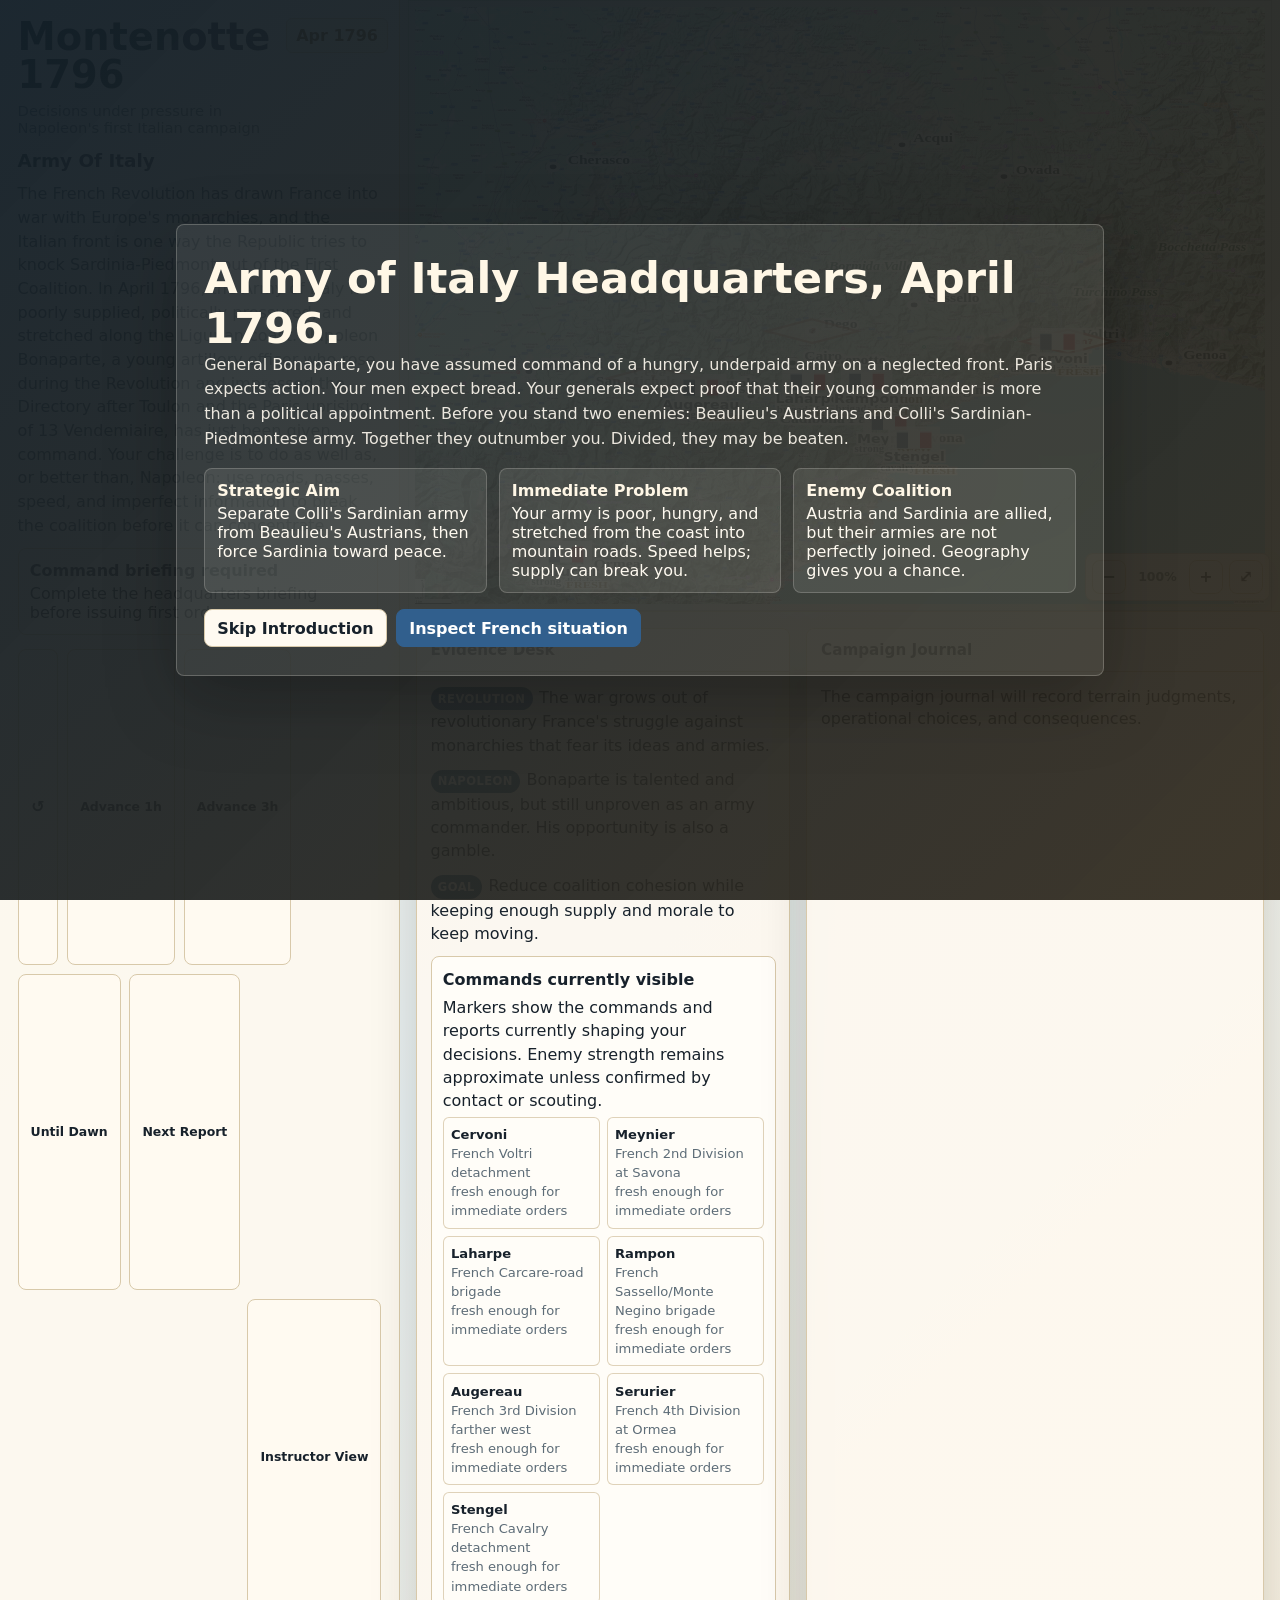
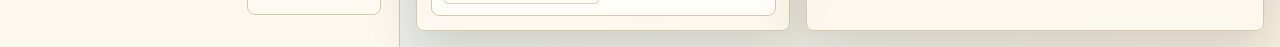
<file: index.html>
<!doctype html>
<html lang="en">
  <head>
    <meta charset="utf-8">
    <meta name="viewport" content="width=device-width, initial-scale=1">
    <meta http-equiv="refresh" content="0; url=outputs/montenotte-prototype.html">
    <title>Montenotte 1796</title>
    <link rel="canonical" href="outputs/montenotte-prototype.html">
  </head>
  <body>
    <p><a href="outputs/montenotte-prototype.html">Open Montenotte 1796</a></p>
  </body>
</html>
</file>
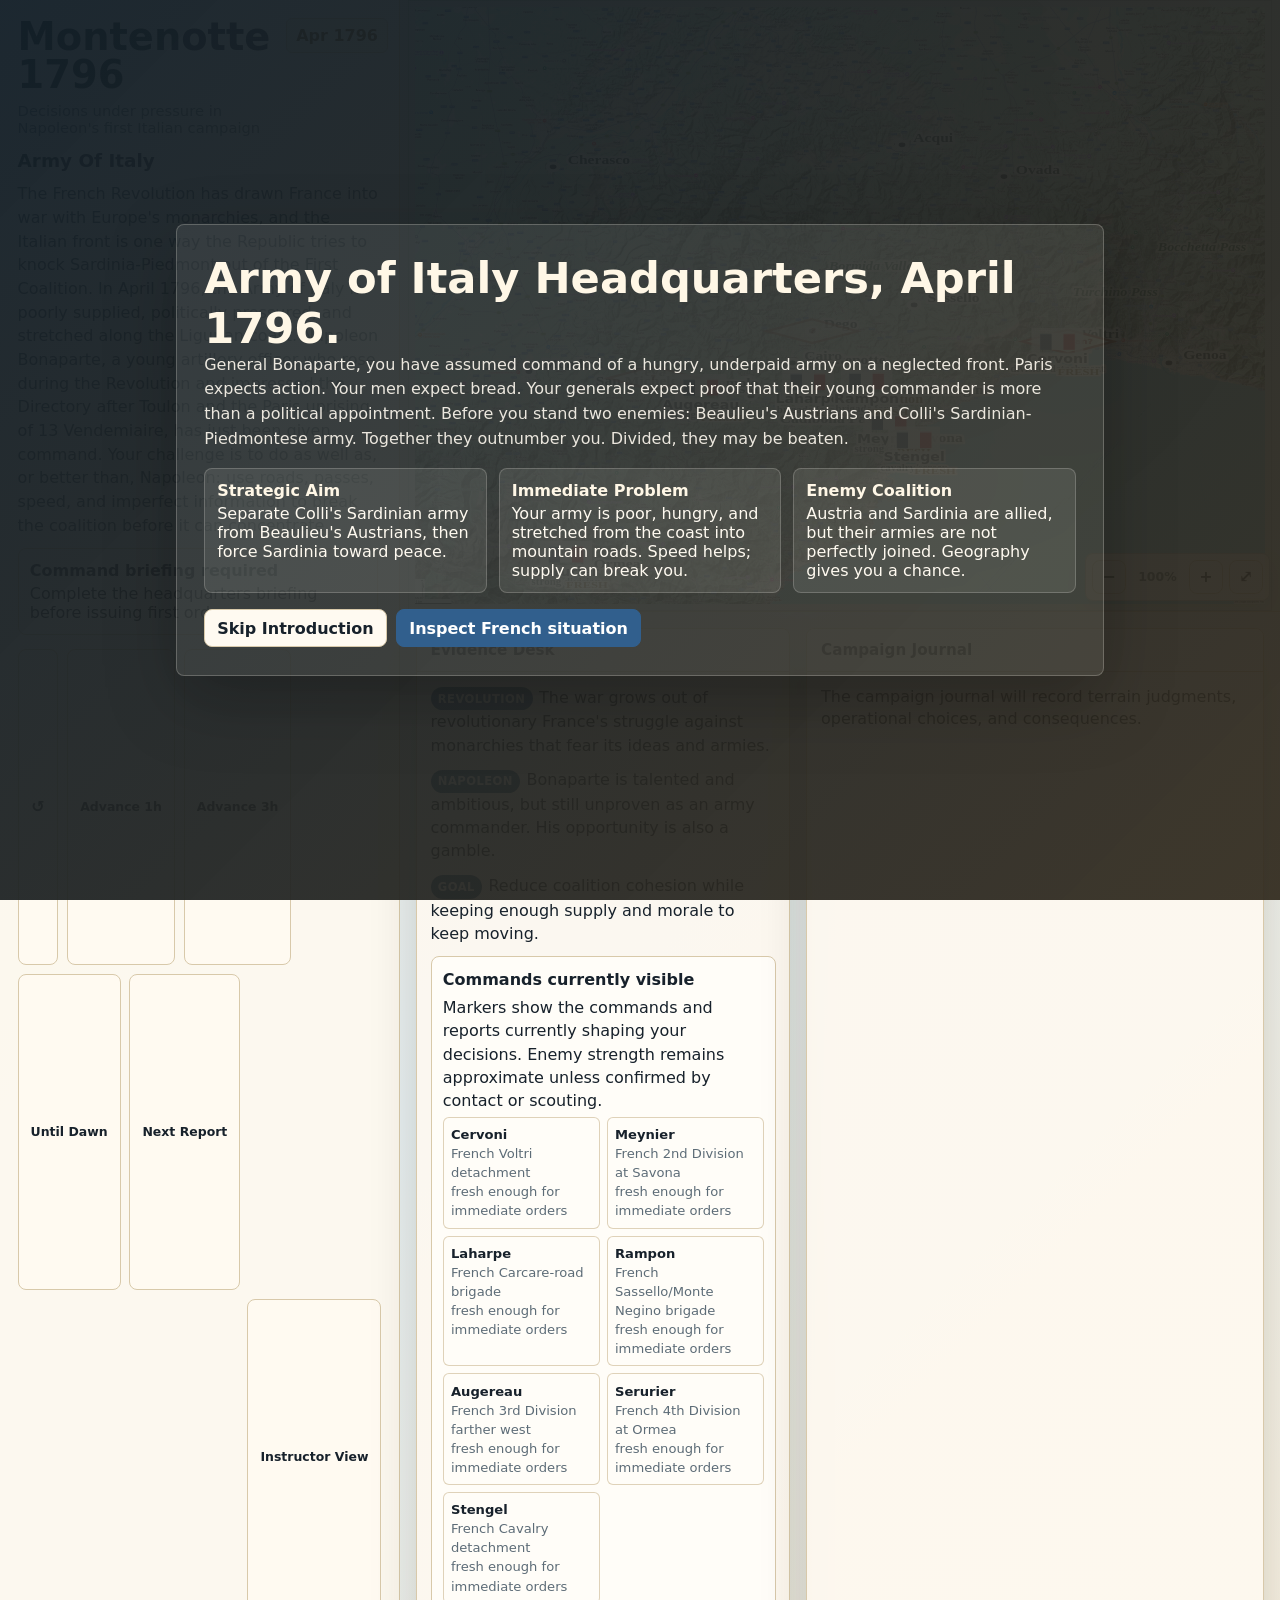
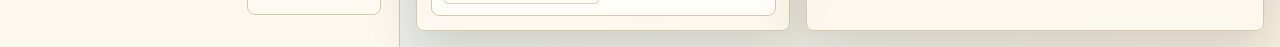
<file: outputs/montenotte-prototype.html>
<!doctype html>
<html lang="en">
<head>
  <meta charset="utf-8">
  <meta name="viewport" content="width=device-width, initial-scale=1">
  <title>Montenotte 1796: Decisions Under Pressure</title>
  <link rel="stylesheet" href="css/map.css">
  <link rel="stylesheet" href="css/ui.css">
</head>
<body>
  <section class="briefing-screen" id="briefingScreen" aria-label="Command briefing">
    <div class="briefing-card">
      <div>
        <h2 id="briefingTitle">Army of Italy Headquarters, April 1796.</h2>
        <p id="briefingText"></p>
      </div>
      <div class="briefing-grid" id="briefingCards"></div>
      <div class="briefing-actions">
        <button class="text-button" id="briefingSkipBtn">Skip Introduction</button>
        <button class="text-button primary" id="briefingNextBtn">Continue</button>
        <button class="text-button hidden" id="briefingInspectBtn">Inspect Map</button>
        <button class="text-button hidden" id="briefingOrdersBtn">Issue First Orders</button>
      </div>
    </div>
  </section>
  <main class="app">
    <section class="left" aria-label="Decision panel">
      <div class="titlebar">
        <div>
          <h1>Montenotte 1796</h1>
          <p class="kicker">Decisions under pressure in Napoleon's first Italian campaign</p>
        </div>
        <div class="date-chip" id="dateChip">10 Apr</div>
      </div>

      <div class="meters" aria-label="Campaign meters">
        <div class="meter"><span>Initiative</span><div class="track"><div class="bar" id="initiativeBar"></div></div><b id="initiativeVal"></b></div>
        <div class="meter"><span>Supply</span><div class="track"><div class="bar" id="supplyBar"></div></div><b id="supplyVal"></b></div>
        <div class="meter"><span>Morale</span><div class="track"><div class="bar" id="moraleBar"></div></div><b id="moraleVal"></b></div>
        <div class="meter"><span>Coalition Cohesion</span><div class="track"><div class="bar" id="coalitionCohesionBar"></div></div><b id="coalitionCohesionVal"></b></div>
        <div class="meter"><span>Austrian Threat</span><div class="track"><div class="bar" id="austrianThreatBar"></div></div><b id="austrianThreatVal"></b></div>
        <div class="meter"><span>Sardinian Pressure</span><div class="track"><div class="bar" id="sardinianPressureBar"></div></div><b id="sardinianPressureVal"></b></div>
        <div class="meter"><span>Intelligence</span><div class="track"><div class="bar" id="intelligenceAccuracyBar"></div></div><b id="intelligenceAccuracyVal"></b></div>
        <div class="meter"><span>French Concentration</span><div class="track"><div class="bar" id="frenchConcentrationBar"></div></div><b id="frenchConcentrationVal"></b></div>
        <div class="meter"><span>Allied Concentration</span><div class="track"><div class="bar" id="alliedConcentrationBar"></div></div><b id="alliedConcentrationVal"></b></div>
        <div class="meter"><span>Political Pressure</span><div class="track"><div class="bar" id="politicalPressureBar"></div></div><b id="politicalPressureVal"></b></div>
        <div class="meter"><span>Days Elapsed</span><div class="track"><div class="bar" id="daysElapsedBar"></div></div><b id="daysElapsedVal"></b></div>
      </div>

      <div class="stage">
        <h2 id="stageTitle"></h2>
        <p class="brief" id="stageBrief"></p>
        <div class="choices" id="choices"></div>
      </div>

      <div class="footer-actions">
        <button class="icon-button" id="backBtn" title="Back one decision" aria-label="Back one decision">↶</button>
        <button class="icon-button" id="resetBtn" title="Restart campaign" aria-label="Restart campaign">↺</button>
        <button class="text-button time-button" id="advanceOneBtn">Advance 1h</button>
        <button class="text-button time-button" id="advanceThreeBtn">Advance 3h</button>
        <button class="text-button time-button" id="advanceDawnBtn">Until Dawn</button>
        <button class="text-button time-button" id="advanceReportBtn">Next Report</button>
        <button class="text-button primary hidden" id="debriefBtn">Debrief</button>
        <button class="text-button debug-toggle" id="debugToggleBtn" aria-pressed="false">Instructor View</button>
      </div>
    </section>

    <section class="main">
      <div class="map-wrap" aria-label="Campaign map">
        <button class="text-button route-repair-toggle hidden" id="routeRepairToggle">Enter Route Editor</button>
        <div class="route-editor hidden" aria-label="Route repair tools" id="routeEditor">
          <div class="route-editor-row">
            <button class="text-button" id="dockRepairBtn">Move panel left</button>
          </div>
          <div class="route-editor-row">
            <span class="route-editor-label">Repair route</span>
            <select id="routeSelect" aria-label="Route to repair"></select>
          </div>
          <div class="route-editor-row">
            <input id="routeNameInput" value="voltriToSavona" aria-label="Route name">
          </div>
          <div class="route-editor-row">
            <button class="text-button" id="startRouteBtn">Start new route</button>
            <button class="text-button" id="undoRouteBtn">Undo point</button>
            <button class="text-button" id="deleteRouteBtn">Delete route</button>
            <button class="text-button" id="saveRouteBtn">Confirm route</button>
            <button class="text-button" id="copyRouteBtn">Copy route data</button>
          </div>
          <textarea id="routeCopyOutput" readonly aria-label="Copied route data"></textarea>
          <div class="route-editor-row">
            <span class="route-editor-label">Repair place</span>
            <select id="locationSelect" aria-label="Place to repair"></select>
          </div>
          <div class="route-editor-row">
            <input id="locationNameInput" value="Savona" aria-label="Place name">
          </div>
          <div class="route-editor-row">
            <button class="text-button" id="startLocationBtn">Start placing</button>
            <button class="text-button" id="confirmLocationBtn">Confirm place</button>
            <button class="text-button" id="deleteLocationBtn">Delete marker</button>
            <button class="text-button" id="copyLocationBtn">Copy place data</button>
          </div>
          <textarea id="locationCopyOutput" readonly aria-label="Copied place data"></textarea>
          <div class="route-editor-row">
            <span class="route-editor-label">Repair report marker</span>
            <select id="reportSelect" aria-label="Report marker to repair"></select>
          </div>
          <div class="route-editor-row">
            <input id="reportLabelInput" value="reported enemy force" aria-label="Report name">
          </div>
          <div class="route-editor-row">
            <input id="reportSymbolInput" value="Enemy?" aria-label="Map symbol">
          </div>
          <div class="route-editor-row">
            <button class="text-button" id="startReportBtn">Start report placing</button>
            <button class="text-button" id="confirmReportBtn">Confirm report</button>
            <button class="text-button" id="copyReportBtn">Copy report data</button>
          </div>
          <textarea id="reportCopyOutput" readonly aria-label="Copied report data"></textarea>
          <div class="route-editor-row">
            <span class="route-editor-label">Repair unit movement</span>
            <select id="movementDecisionSelect" aria-label="Decision movement to repair"></select>
          </div>
          <div class="route-editor-row">
            <select id="movementUnitSelect" aria-label="Unit to repair"></select>
          </div>
          <div class="route-editor-row">
            <select id="movementStartSelect" aria-label="Starting place for unit"></select>
          </div>
          <div class="route-editor-row">
            <input id="movementRoutesInput" value="" aria-label="Route sequence for unit" placeholder="route ids, comma separated">
          </div>
          <div class="route-editor-row">
            <button class="text-button" id="confirmMovementBtn">Confirm movement</button>
            <button class="text-button" id="copyMovementBtn">Copy movement data</button>
          </div>
          <textarea id="movementCopyOutput" readonly aria-label="Copied movement data"></textarea>
          <div class="route-editor-row">
            <span class="route-editor-label">Lock / transfer repairs</span>
          </div>
          <div class="route-editor-row">
            <button class="text-button" id="lockRepairBtn">Lock current repairs</button>
            <button class="text-button" id="copyAllRepairBtn">Copy all repair data</button>
            <button class="text-button" id="importRepairBtn">Import repair data</button>
          </div>
          <textarea id="repairDataInput" aria-label="Paste repair JSON" placeholder="Paste saved repair JSON here, then Import repair data"></textarea>
          <textarea id="repairDataOutput" readonly aria-label="All saved repair data"></textarea>
          <div class="route-editor-status" id="routeEditorStatus">Route editor idle. Start a route, then click the map along the road.</div>
        </div>
        <div class="zoom-controls" aria-label="Map zoom controls">
          <button class="icon-button" id="zoomOutBtn" title="Zoom out" aria-label="Zoom out">−</button>
          <span class="zoom-level" id="zoomLevel">100%</span>
          <button class="icon-button" id="zoomInBtn" title="Zoom in" aria-label="Zoom in">+</button>
          <button class="icon-button" id="zoomFitBtn" title="Open large map" aria-label="Open large map">⤢</button>
        </div>
        <div class="map-scroll">
          <div class="map-canvas">
            <img class="base-map" src="montenotte-map.png" alt="Terrain map of the Montenotte campaign area from Genoa and Savona inland toward Dego, Ceva, and Mondovi.">
            <svg class="map-overlay" viewBox="0 0 100 100" preserveAspectRatio="none" role="img" aria-labelledby="mapTitle mapDesc">
              <title id="mapTitle">Editable overlay on the Montenotte campaign map</title>
              <desc id="mapDesc">Named locations, roads, movement arrows, and army positions are drawn from editable x/y percentage coordinates.</desc>
              <defs>
                <marker id="arrowBlue" viewBox="0 0 10 10" refX="9" refY="5" markerWidth="3" markerHeight="3" orient="auto-start-reverse">
                  <path d="M 0 0 L 10 5 L 0 10 z" fill="#315f8d"></path>
                </marker>
                <marker id="arrowRed" viewBox="0 0 10 10" refX="9" refY="5" markerWidth="3" markerHeight="3" orient="auto-start-reverse">
                  <path d="M 0 0 L 10 5 L 0 10 z" fill="#9e3f32"></path>
                </marker>
                <marker id="arrowGreen" viewBox="0 0 10 10" refX="9" refY="5" markerWidth="3" markerHeight="3" orient="auto-start-reverse">
                  <path d="M 0 0 L 10 5 L 0 10 z" fill="#3f7652"></path>
                </marker>
              </defs>
              <g id="routeLayer"></g>
              <g id="movementLayer"></g>
              <g id="enemyMovementLayer"></g>
              <g id="terrainLayer"></g>
              <g id="wedge" opacity=".1"></g>
              <g id="placeLayer"></g>
              <g id="reportLayer"></g>
              <g id="unitLayer"></g>
              <g id="routeEditLayer"></g>
              <g id="locationEditLayer"></g>
              <g id="reportEditLayer"></g>
            </svg>
          </div>
        </div>
      </div>

      <div class="dashboard">
        <article class="panel">
          <h3>Evidence Desk</h3>
          <div class="panel-body evidence" id="evidence"></div>
        </article>
        <article class="panel">
          <h3>Campaign Journal</h3>
          <div class="panel-body log" id="journal"></div>
        </article>
      </div>
    </section>
  </main>

  <script src="data/map-data.js" defer></script>
  <script src="data/units.js" defer></script>
  <script src="data/scenarios.js" defer></script>
  <script src="data/content.js" defer></script>
  <script src="js/state.js" defer></script>
  <script src="js/core.js" defer></script>
  <script src="js/storage.js" defer></script>
  <script src="js/map.js" defer></script>
  <script src="js/intelligence.js" defer></script>
  <script src="js/units.js" defer></script>
  <script src="js/repair.js" defer></script>
  <script src="js/narrative.js" defer></script>
  <script src="js/combat.js" defer></script>
  <script src="js/briefing.js" defer></script>
  <script src="js/ai.js" defer></script>
  <script src="js/orders.js" defer></script>
  <script src="js/campaign.js" defer></script>
  <script src="js/ui.js" defer></script>
  <script src="js/main.js" defer></script>
</body>
</html>
</file>
<file: outputs/css/map.css>
.main {
  display: grid;
  grid-template-rows: minmax(26rem, 68vh) 1fr;
  min-width: 0;
}

.map-wrap {
  position: relative;
  overflow: hidden;
  border-bottom: 1px solid var(--line);
  background: #d9e5df;
}

.map-wrap.repair-open {
  display: grid;
  grid-template-columns: minmax(0, 1fr) minmax(18rem, 21rem);
  gap: .55rem;
  padding: .55rem;
}

.map-wrap.repair-open.panel-left {
  grid-template-columns: minmax(18rem, 21rem) minmax(0, 1fr);
}

.map-wrap.repair-open .map-scroll {
  position: relative;
  inset: auto;
  grid-column: 1;
  grid-row: 1;
  min-width: 0;
  min-height: 0;
  border: 1px solid rgba(23, 33, 43, .18);
}

.map-wrap.repair-open.panel-left .map-scroll {
  grid-column: 2;
}

.map-wrap.repair-open .zoom-controls {
  right: calc(21rem + 1.25rem);
  bottom: 1.2rem;
}

.map-wrap.map-expanded {
  position: fixed;
  inset: .75rem;
  z-index: 30;
  height: auto;
  border: 1px solid var(--line);
  border-radius: 8px;
  box-shadow: 0 24px 70px rgba(23, 33, 43, .34);
}

.map-wrap.map-expanded .map-scroll {
  position: absolute;
  inset: 0;
  border: 0;
}

.map-wrap.map-expanded.repair-open {
  display: grid;
  grid-template-columns: minmax(0, 1fr) minmax(18rem, 22rem);
  padding: .7rem;
}

.map-wrap.map-expanded.repair-open .map-scroll {
  position: relative;
  inset: auto;
  border: 1px solid rgba(23, 33, 43, .18);
}

.map-wrap.map-expanded .zoom-controls {
  right: 1.2rem;
  bottom: 1.2rem;
}

.map-wrap.map-expanded.repair-open .zoom-controls {
  right: calc(22rem + 1.3rem);
}

.map-expanded-backdrop {
  position: fixed;
  inset: 0;
  z-index: 29;
  background: rgba(23, 33, 43, .46);
}

.map-scroll {
  position: absolute;
  inset: 0;
  overflow: auto;
  display: grid;
  align-items: start;
  justify-items: center;
  cursor: grab;
  user-select: none;
}

.map-scroll.dragging {
  cursor: grabbing;
}

.map-canvas {
  position: relative;
  height: 100%;
  width: auto;
  max-width: 100%;
  aspect-ratio: 3370 / 2384;
  max-height: 100%;
  box-shadow: inset 0 0 0 1px rgba(23, 33, 43, .18);
  background: #d9e5df;
  transform-origin: top center;
  transition: height .18s ease, width .18s ease;
}

.zoom-controls {
  position: absolute;
  z-index: 5;
  bottom: .65rem;
  right: .65rem;
  display: flex;
  align-items: center;
  gap: .35rem;
  padding: .35rem;
  border: 1px solid rgba(23, 33, 43, .22);
  border-radius: 8px;
  background: rgba(255, 250, 240, .9);
  box-shadow: 0 8px 20px rgba(23, 33, 43, .18);
}

.zoom-controls .icon-button {
  width: 2.15rem;
  min-height: 2.15rem;
  padding: .25rem;
  background: #fffdf8;
}

.zoom-level {
  min-width: 3.2rem;
  text-align: center;
  font-weight: 850;
  font-size: .78rem;
  color: #4a5660;
}

.route-repair-toggle {
  position: absolute;
  z-index: 7;
  top: .65rem;
  left: .65rem;
  min-height: 2.05rem;
  padding: .4rem .6rem;
  font-size: .78rem;
  box-shadow: 0 8px 20px rgba(23, 33, 43, .16);
}

.status-phrases {
  display: grid;
  gap: .45rem;
  margin-bottom: .65rem;
}

.status-phrase {
  border-left: 3px solid rgba(49, 95, 141, .55);
  padding: .3rem .55rem;
  background: rgba(255, 253, 248, .58);
  color: #334653;
  line-height: 1.35;
}

.badge-row {
  display: flex;
  flex-wrap: wrap;
  gap: .45rem;
  margin-top: .55rem;
}

.campaign-badge {
  border: 1px solid rgba(49, 95, 141, .28);
  border-radius: 999px;
  padding: .35rem .55rem;
  background: #fffdf8;
  color: #315f8d;
  font-weight: 850;
  font-size: .76rem;
}

.map-wrap.repair-open .route-repair-toggle {
  left: 1.2rem;
  top: 1.2rem;
}

.route-editor {
  position: absolute;
  z-index: 6;
  top: 3.15rem;
  left: .65rem;
  display: grid;
  align-content: start;
  gap: .45rem;
  width: min(21rem, calc(100% - 1.3rem));
  max-height: calc(100% - 3.8rem);
  overflow-y: auto;
  overscroll-behavior: contain;
  scrollbar-gutter: stable;
  padding: .55rem;
  border: 1px solid rgba(23, 33, 43, .24);
  border-radius: 8px;
  background: rgba(255, 250, 240, .94);
  box-shadow: 0 8px 20px rgba(23, 33, 43, .16);
}

.route-editor.dock-right {
  left: auto;
  right: .65rem;
}

.map-wrap.repair-open .route-editor,
.map-wrap.repair-open .route-editor.dock-right {
  position: relative;
  inset: auto;
  z-index: 4;
  grid-column: 2;
  grid-row: 1;
  width: 100%;
  max-height: 100%;
}

.map-wrap.repair-open.panel-left .route-editor,
.map-wrap.repair-open.panel-left .route-editor.dock-right {
  grid-column: 1;
}

.route-editor.hidden {
  display: none;
}

.route-editor-row {
  display: flex;
  gap: .4rem;
  align-items: center;
  flex-wrap: wrap;
}

.route-editor input {
  min-width: 9rem;
  flex: 1 1 10rem;
  border: 1px solid var(--line);
  border-radius: 6px;
  background: #fffdf8;
  padding: .48rem .55rem;
  font: inherit;
  font-size: .82rem;
}

.route-editor select {
  flex: 1 1 100%;
  border: 1px solid var(--line);
  border-radius: 6px;
  background: #fffdf8;
  padding: .48rem .55rem;
  font: inherit;
  font-size: .82rem;
}

.route-editor-label {
  font-size: .72rem;
  font-weight: 850;
  color: #52606b;
  text-transform: uppercase;
  letter-spacing: .04em;
}

.route-editor textarea {
  width: 100%;
  min-height: 3.6rem;
  resize: vertical;
  border: 1px solid var(--line);
  border-radius: 6px;
  background: #fffdf8;
  padding: .45rem .5rem;
  font: 700 .76rem ui-monospace, SFMono-Regular, Menlo, Monaco, Consolas, "Liberation Mono", monospace;
  color: #28333d;
}

.route-editor .text-button {
  min-height: 2.05rem;
  padding: .38rem .55rem;
  font-size: .78rem;
}

.route-editor-status {
  color: #52606b;
  font-size: .76rem;
  line-height: 1.3;
}

.report.stale {
  opacity: .58;
}

.report.rumour text {
  font-style: italic;
}

.unit-fatigue {
  fill: #6c4d1d;
  font-size: calc(1.45px * var(--overlay-scale, 1));
  font-weight: 850;
  paint-order: stroke;
  stroke: rgba(255, 250, 240, .9);
  stroke-width: .45;
}

.historical-debrief-grid {
  display: grid;
  gap: .55rem;
}

.debrief-row {
  display: grid;
  grid-template-columns: 8rem 1fr 1fr;
  gap: .55rem;
  padding: .45rem 0;
  border-top: 1px solid rgba(216, 201, 170, .7);
  font-size: .88rem;
}

.debrief-row strong {
  color: #2b3c49;
}

.base-map,
.map-overlay {
  position: absolute;
  inset: 0;
  width: 100%;
  height: 100%;
  display: block;
}

.historical-label {
  font-family: "Iowan Old Style", "Baskerville", "Libre Baskerville", Georgia, "Times New Roman", serif;
  letter-spacing: 0;
  text-transform: none;
}

.map-label,
.terrain-label,
.unit .unit-name,
.unit .unit-strength,
.route-edit-index,
.enemy-name {
  transform-box: fill-box;
  transform-origin: center;
  transform: scaleX(.82);
}

.base-map {
  object-fit: fill;
  user-select: none;
}

.map-overlay {
  pointer-events: auto;
}

.map-label {
  font-size: calc(2.2px * var(--overlay-scale, 1));
  font-weight: 800;
  fill: #22313b;
  paint-order: stroke;
  stroke: rgba(255,255,255,.86);
  stroke-width: calc(.72px * var(--overlay-scale, 1));
}

.place-dot {
  fill: #17212b;
  stroke: white;
  stroke-width: .45;
}

.army,
.unit {
  filter: drop-shadow(0 4px 6px rgba(0,0,0,.22));
  transition: transform .35s ease;
}

.unit image {
  outline: .2px solid rgba(255,255,255,.75);
}

.unit .unit-name,
.unit .unit-strength,
.enemy-name {
  font-size: calc(2px * var(--overlay-scale, 1));
  font-weight: 900;
  fill: #17212b;
  paint-order: stroke;
  stroke: rgba(255,255,255,.9);
  stroke-width: calc(.55px * var(--overlay-scale, 1));
  text-anchor: middle;
  dominant-baseline: hanging;
}

.unit .unit-strength {
  font-size: calc(1.55px * var(--overlay-scale, 1));
  fill: #3a4650;
}

.route {
  fill: none;
  stroke-width: .75;
  stroke-linecap: round;
  stroke-linejoin: round;
  opacity: .78;
}

.road-route {
  stroke: rgba(45, 52, 58, .52);
  stroke-width: .36;
  opacity: .45;
}

.campaign-arrow {
  stroke-width: 1.05;
  opacity: .88;
  transition: opacity .25s ease;
}

.campaign-arrow.inactive {
  opacity: .18;
}

.movement-trace {
  fill: none;
  stroke-width: 1.25;
  stroke-linecap: round;
  stroke-linejoin: round;
  opacity: .95;
}

.route-edit-line {
  fill: none;
  stroke: #a56b1f;
  stroke-width: .9;
  stroke-linecap: round;
  stroke-linejoin: round;
  stroke-dasharray: 1.4 .8;
  opacity: .95;
}

.route-edit-point {
  fill: #fff7e6;
  stroke: #a56b1f;
  stroke-width: .36;
}

.route-edit-index {
  font-size: calc(1.45px * var(--overlay-scale, 1));
  font-weight: 900;
  fill: #6d4314;
  text-anchor: middle;
  dominant-baseline: central;
  paint-order: stroke;
  stroke: rgba(255,250,240,.9);
  stroke-width: calc(.32px * var(--overlay-scale, 1));
}

.location-edit-hit {
  fill: transparent;
  stroke: transparent;
  cursor: grab;
  pointer-events: all;
}

.location-edit-marker {
  fill: rgba(165, 107, 31, .2);
  stroke: #a56b1f;
  stroke-width: .42;
  cursor: grab;
  pointer-events: auto;
}

.location-edit-cross {
  stroke: #a56b1f;
  stroke-width: .42;
  stroke-linecap: round;
  cursor: grab;
  pointer-events: auto;
}

.location-edit-dragging .location-edit-hit,
.location-edit-dragging .location-edit-marker,
.location-edit-dragging .location-edit-cross {
  cursor: grabbing;
}

.terrain-label {
  font-size: calc(2px * var(--overlay-scale, 1));
  font-weight: 900;
  fill: #5a3b18;
  paint-order: stroke;
  stroke: rgba(255,250,240,.9);
  stroke-width: calc(.55px * var(--overlay-scale, 1));
  cursor: help;
  pointer-events: auto;
}

.topographic-label {
  font-family: "Iowan Old Style", "Palatino Linotype", Palatino, Georgia, serif;
  font-style: italic;
  font-weight: 850;
  fill: #315d48;
  stroke: rgba(244, 255, 238, .92);
}

.terrain-label:hover,
.terrain-label:focus {
  fill: #8a2d20;
  outline: none;
}

.report {
  filter: drop-shadow(0 3px 4px rgba(0,0,0,.22));
}

.report path {
  fill: #fff7e6;
  stroke: #9e3f32;
  stroke-width: .36;
}

.report text {
  font-size: calc(1.08px * var(--overlay-scale, 1));
  font-weight: 950;
  fill: #9e3f32;
  text-anchor: middle;
  dominant-baseline: central;
  paint-order: stroke;
  stroke: rgba(255,250,240,.86);
  stroke-width: calc(.32px * var(--overlay-scale, 1));
}

.report-edit-hit {
  fill: transparent;
  stroke: transparent;
  cursor: grab;
  pointer-events: all;
}

.report .report-edit-outline {
  fill: rgba(255, 247, 230, .16);
  stroke: #315f8d;
  stroke-width: .42;
  cursor: grab;
}

.report-edit-dragging .report-edit-hit,
.report-edit-dragging .report-edit-outline {
  cursor: grabbing;
}

.wedge {
  fill: rgba(49, 95, 141, .2);
  stroke: rgba(49, 95, 141, .35);
  stroke-width: .45;
  transition: opacity .3s ease;
}
</file>
<file: outputs/css/ui.css>
:root {
  --ink: #17212b;
  --muted: #5d6c77;
  --paper: #f7f4ec;
  --panel: #fffaf0;
  --line: #d8c9aa;
  --blue: #315f8d;
  --red: #9e3f32;
  --green: #3f7652;
  --gold: #a56b1f;
  --shadow: 0 18px 48px rgba(36, 28, 15, .16);
}

* { box-sizing: border-box; }

body {
  margin: 0;
  font-family: Inter, ui-sans-serif, system-ui, -apple-system, BlinkMacSystemFont, "Segoe UI", sans-serif;
  color: var(--ink);
  background:
    radial-gradient(circle at 15% 10%, rgba(49, 95, 141, .16), transparent 28rem),
    linear-gradient(135deg, #f3eee1, #e6eef0 52%, #f6efe0);
  min-height: 100vh;
}

button {
  font: inherit;
  color: inherit;
}

.app {
  min-height: 100vh;
  display: grid;
  grid-template-columns: minmax(18rem, 25rem) minmax(32rem, 1fr);
}

.left {
  background: rgba(255, 250, 240, .88);
  border-right: 1px solid var(--line);
  padding: 1.1rem;
  display: grid;
  grid-template-rows: auto auto 1fr auto;
  gap: .9rem;
}

.titlebar {
  display: flex;
  align-items: flex-start;
  justify-content: space-between;
  gap: 1rem;
}

h1 {
  margin: 0;
  font-size: clamp(1.5rem, 3vw, 2.4rem);
  line-height: 1;
  letter-spacing: 0;
}

.kicker {
  margin: .45rem 0 0;
  color: var(--muted);
  font-size: .92rem;
}

.date-chip {
  flex: 0 0 auto;
  border: 1px solid var(--line);
  background: #fff7e6;
  border-radius: 6px;
  padding: .45rem .55rem;
  font-weight: 800;
  color: #6d4314;
  min-width: 5.6rem;
  text-align: center;
}

.meters {
  display: none;
  gap: .55rem;
  padding: .85rem;
  border: 1px solid var(--line);
  border-radius: 8px;
  background: rgba(255, 255, 255, .52);
}

body.debug-mode .meters {
  display: grid;
}

.meter {
  display: grid;
  grid-template-columns: 8.5rem 1fr 2.1rem;
  gap: .55rem;
  align-items: center;
  font-size: .82rem;
}

.track {
  height: .55rem;
  border-radius: 999px;
  overflow: hidden;
  background: #e5dcc9;
  outline: 1px solid rgba(83, 62, 31, .14);
}

.bar {
  height: 100%;
  width: 50%;
  background: var(--blue);
  transition: width .28s ease;
}

.meter:nth-child(2) .bar { background: var(--green); }
.meter:nth-child(3) .bar { background: #6f7f48; }
.meter:nth-child(4) .bar { background: var(--red); }
.meter:nth-child(5) .bar { background: var(--gold); }
.meter:nth-child(6) .bar { background: #7a5a91; }

.stage {
  display: grid;
  grid-template-rows: auto auto 1fr;
  gap: .7rem;
  min-height: 0;
}

h2 {
  margin: 0;
  font-size: 1.15rem;
  letter-spacing: 0;
}

.brief {
  color: #394956;
  line-height: 1.48;
  margin: 0;
}

.choices {
  display: grid;
  gap: .65rem;
  overflow: auto;
  padding-right: .2rem;
}

.choice {
  display: grid;
  gap: .35rem;
  width: 100%;
  text-align: left;
  border: 1px solid var(--line);
  border-radius: 8px;
  background: #fffdf8;
  padding: .78rem;
  cursor: pointer;
  box-shadow: 0 2px 0 rgba(99, 72, 35, .09);
}

.choice:hover,
.choice:focus-visible {
  outline: 2px solid rgba(49, 95, 141, .3);
  border-color: #9fb2c4;
}

.choice strong {
  display: block;
  font-size: .98rem;
}

.choice span {
  color: var(--muted);
  line-height: 1.35;
  font-size: .9rem;
}

.choice small {
  color: #6f7a83;
  font-weight: 750;
  line-height: 1.35;
}

.order-sheet {
  display: grid;
  gap: .4rem;
  border-top: 1px solid rgba(216, 201, 170, .7);
  margin-top: .1rem;
  padding-top: .45rem;
}

.order-sheet dl {
  display: grid;
  grid-template-columns: 5.6rem 1fr;
  gap: .22rem .55rem;
  margin: 0;
  font-size: .8rem;
}

.order-sheet dt {
  color: #66747f;
  font-weight: 850;
}

.order-sheet dd {
  margin: 0;
  color: #283946;
}

.footer-actions {
  display: flex;
  gap: .55rem;
  flex-wrap: wrap;
}

.debug-toggle {
  margin-left: auto;
  font-size: .78rem;
  background: #fffdf8;
}

.time-button {
  min-height: 2.2rem;
  padding: .45rem .6rem;
  font-size: .78rem;
  background: #fffdf8;
}

.icon-button,
.text-button {
  border: 1px solid var(--line);
  background: #fffaf1;
  border-radius: 8px;
  min-height: 2.4rem;
  padding: .55rem .75rem;
  cursor: pointer;
  font-weight: 750;
}

.icon-button {
  width: 2.55rem;
  padding: .45rem;
  display: inline-grid;
  place-items: center;
}

.text-button.primary {
  color: white;
  background: var(--blue);
  border-color: var(--blue);
}

.dashboard {
  display: grid;
  grid-template-columns: minmax(20rem, .9fr) minmax(22rem, 1.1fr);
  gap: 1rem;
  padding: 1rem;
  min-height: 0;
}

.panel {
  border: 1px solid var(--line);
  border-radius: 8px;
  background: rgba(255, 250, 240, .86);
  box-shadow: var(--shadow);
  min-height: 0;
  overflow: hidden;
  display: grid;
  grid-template-rows: auto 1fr;
}

.panel h3 {
  margin: 0;
  padding: .75rem .85rem;
  font-size: .95rem;
  border-bottom: 1px solid var(--line);
  background: rgba(255,255,255,.45);
}

.panel-body {
  padding: .85rem;
  overflow: auto;
}

.evidence {
  display: grid;
  gap: .7rem;
  line-height: 1.45;
}

.terrain-note {
  border: 1px solid var(--line);
  border-radius: 8px;
  background: #fffdf8;
  padding: .7rem;
  display: grid;
  gap: .3rem;
}

.report-list {
  display: grid;
  gap: .55rem;
}

.force-ledger {
  display: grid;
  grid-template-columns: repeat(auto-fit, minmax(9.5rem, 1fr));
  gap: .45rem;
  font-size: .82rem;
}

.force-ledger div {
  border: 1px solid rgba(216, 201, 170, .8);
  border-radius: 6px;
  padding: .45rem;
  background: rgba(255, 253, 248, .76);
}

.force-ledger strong,
.force-ledger span {
  display: block;
}

.force-ledger span {
  color: var(--muted);
}


.report-card {
  border: 1px solid var(--line);
  border-radius: 8px;
  background: #fffdf8;
  padding: .62rem;
}

.report-card strong {
  display: block;
  margin-bottom: .2rem;
}

.report-card span {
  display: block;
  color: var(--muted);
  font-size: .86rem;
}

.attack-card {
  border-color: #c78373;
  background: #fff3ec;
}

.attack-card strong {
  color: #8a2d20;
}

.evidence p,
.log p {
  margin: 0;
}

.tag {
  display: inline-block;
  font-size: .72rem;
  font-weight: 850;
  text-transform: uppercase;
  letter-spacing: .04em;
  color: white;
  background: var(--blue);
  border-radius: 999px;
  padding: .2rem .45rem;
  margin-right: .4rem;
}

.log {
  display: grid;
  gap: .75rem;
  line-height: 1.43;
}

.log-entry {
  border-left: 4px solid var(--blue);
  padding-left: .65rem;
}

.score {
  display: grid;
  gap: .7rem;
}

.score strong {
  font-size: 1.1rem;
}

.briefing-screen {
  position: fixed;
  inset: 0;
  z-index: 40;
  display: grid;
  place-items: center;
  padding: 1.4rem;
  background:
    linear-gradient(135deg, rgba(19, 31, 40, .96), rgba(50, 43, 31, .94)),
    radial-gradient(circle at 70% 20%, rgba(216, 201, 170, .16), transparent 26rem);
  color: #fffaf0;
}

.briefing-screen.hidden {
  display: none;
}

.briefing-card {
  width: min(58rem, 100%);
  max-height: calc(100vh - 2.8rem);
  overflow: auto;
  display: grid;
  gap: 1rem;
  padding: clamp(1rem, 3vw, 1.7rem);
  border: 1px solid rgba(255, 250, 240, .22);
  border-radius: 8px;
  background: rgba(255, 250, 240, .08);
  box-shadow: 0 24px 70px rgba(0,0,0,.26);
}

.briefing-card h2 {
  font-size: clamp(1.5rem, 4vw, 2.7rem);
  color: #fff7e6;
}

.briefing-card p {
  margin: 0;
  line-height: 1.55;
  color: rgba(255, 250, 240, .9);
}

.briefing-grid {
  display: grid;
  grid-template-columns: repeat(auto-fit, minmax(13rem, 1fr));
  gap: .75rem;
}

.briefing-unit {
  border: 1px solid rgba(255, 250, 240, .2);
  border-radius: 8px;
  padding: .75rem;
  background: rgba(255, 250, 240, .09);
}

.briefing-unit strong {
  display: block;
  color: #fff7e6;
  margin-bottom: .25rem;
}

.briefing-actions {
  display: flex;
  flex-wrap: wrap;
  gap: .6rem;
}

.briefing-actions .text-button {
  color: var(--ink);
  background: #fffaf1;
}

.briefing-actions .text-button.primary {
  color: #fff;
  background: var(--blue);
  border-color: var(--blue);
}

.briefing-screen.map-review {
  place-items: start;
  justify-items: start;
  background: linear-gradient(90deg, rgba(23, 33, 43, .72), transparent 58%);
  pointer-events: none;
}

.briefing-screen.map-review .briefing-card {
  width: min(28rem, calc(100vw - 2rem));
  pointer-events: auto;
}

.hidden { display: none !important; }

@media (max-width: 900px) {
  .app,
  .dashboard {
    grid-template-columns: 1fr;
  }

  .left {
    border-right: 0;
    border-bottom: 1px solid var(--line);
  }

  .main {
    grid-template-rows: 46vh auto;
  }

  .map-wrap.repair-open {
    grid-template-columns: 1fr;
    grid-template-rows: minmax(16rem, 1fr) minmax(14rem, 42%);
  }

  .map-wrap.repair-open .route-editor,
  .map-wrap.repair-open .route-editor.dock-right {
    grid-column: 1;
    grid-row: 2;
  }

  .map-wrap.repair-open .zoom-controls {
    right: 1.2rem;
    bottom: calc(42% + 1.2rem);
  }
}

@media (max-width: 540px) {
  .left,
  .dashboard {
    padding: .75rem;
  }

  .meter {
    grid-template-columns: 6.6rem 1fr 1.8rem;
    font-size: .76rem;
  }

  .date-chip {
    min-width: 4.6rem;
  }
}
</file>
